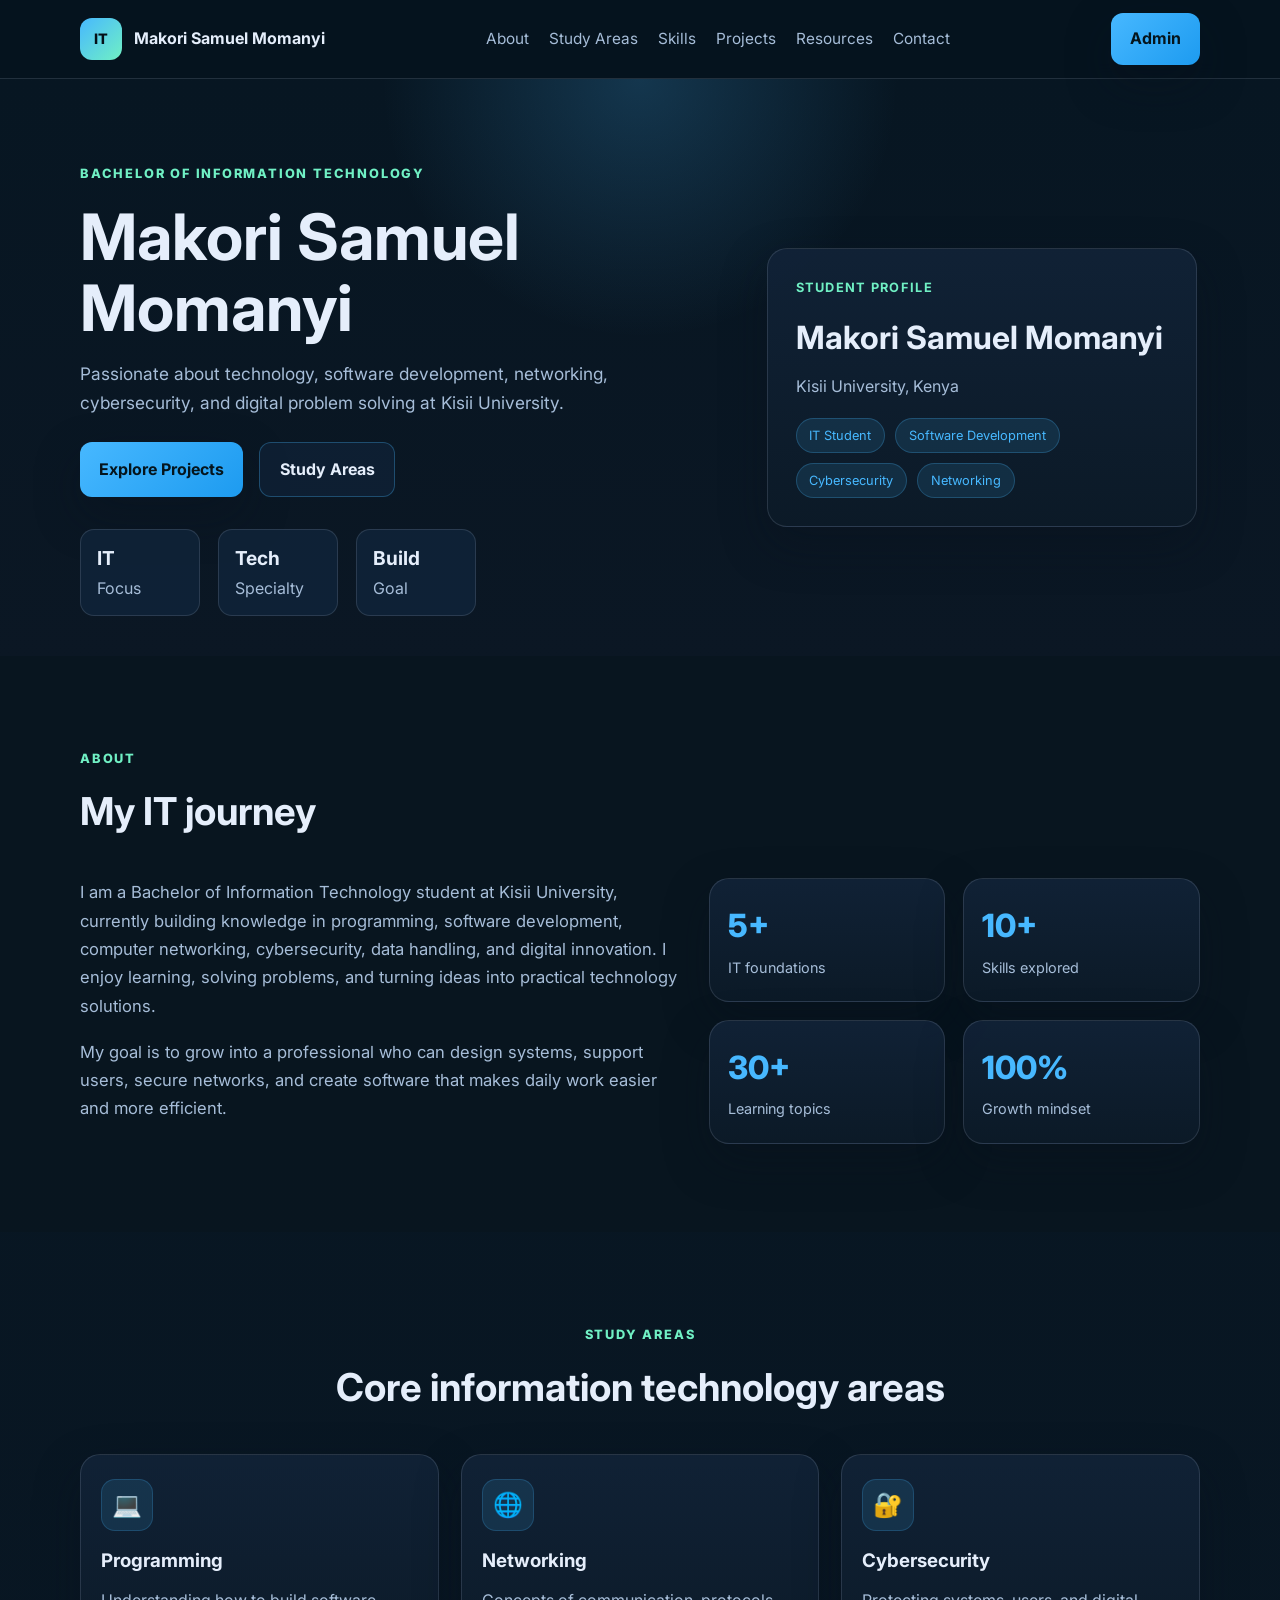
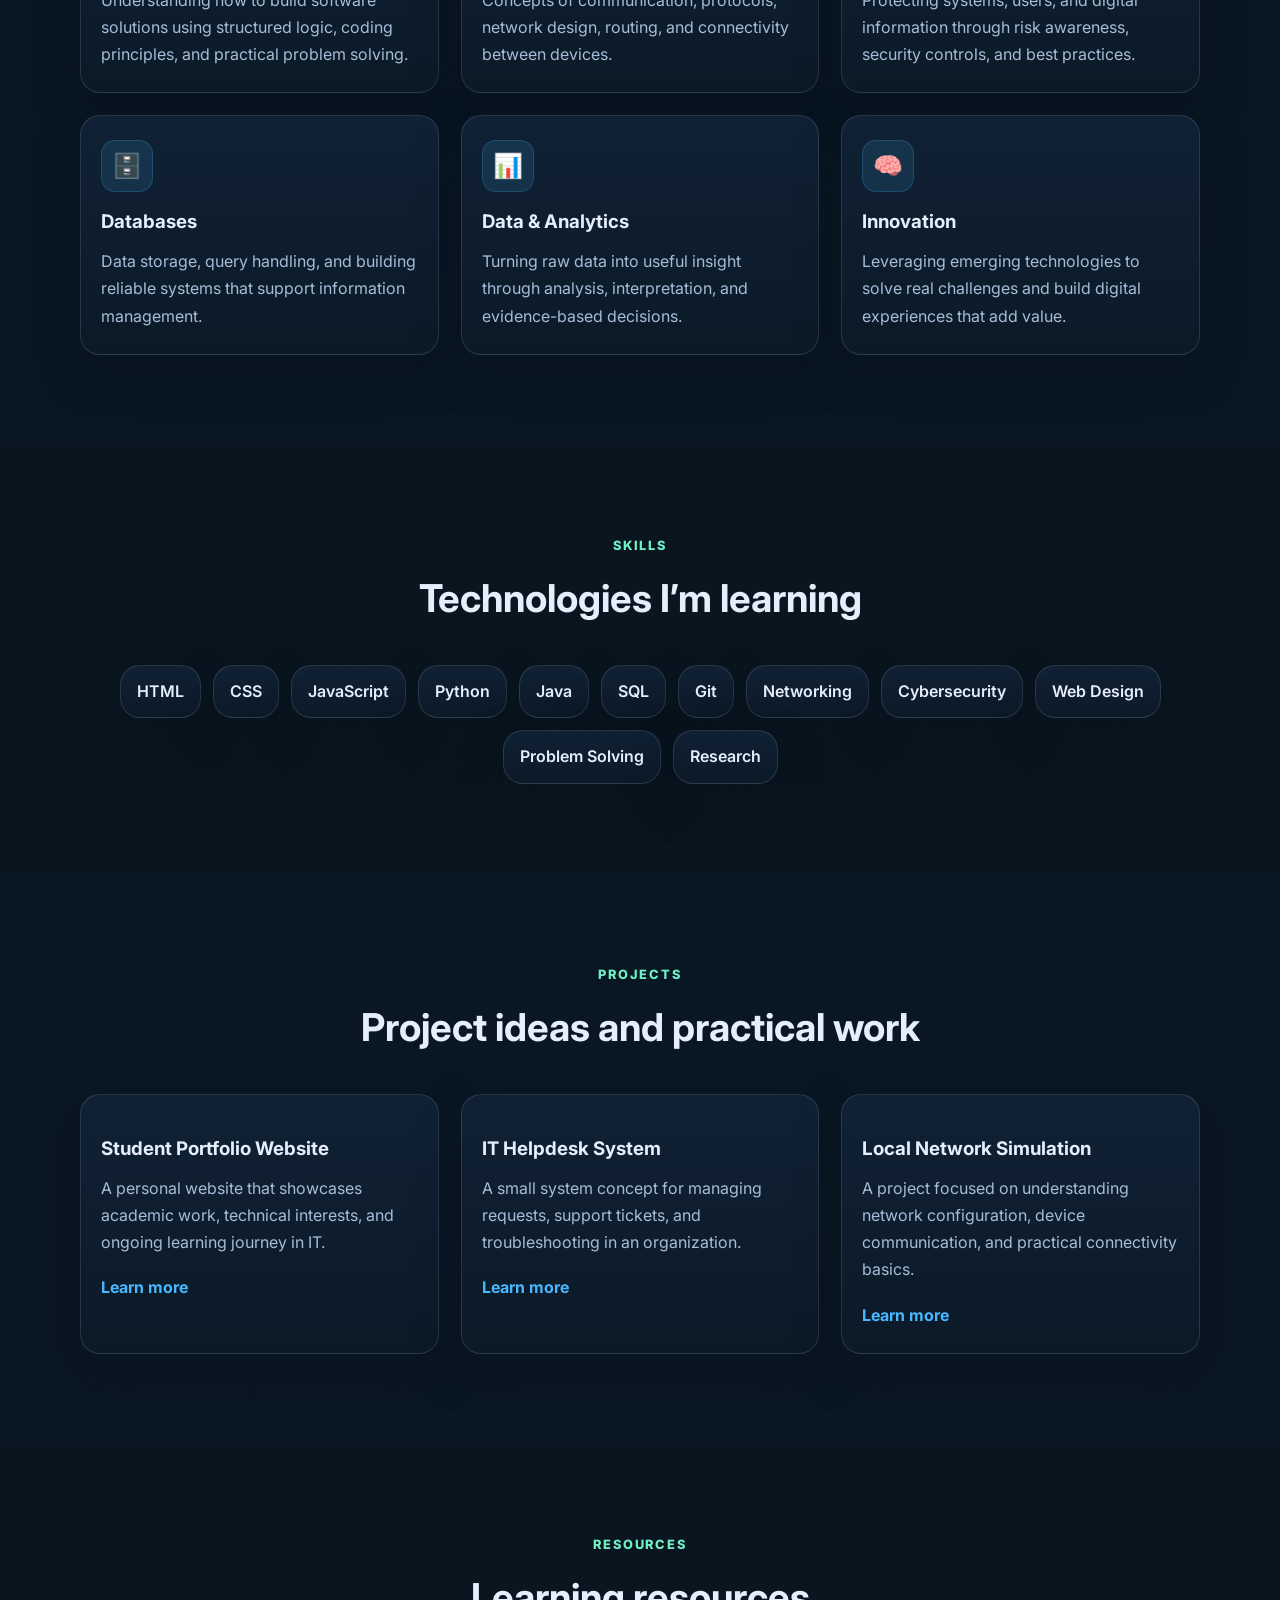
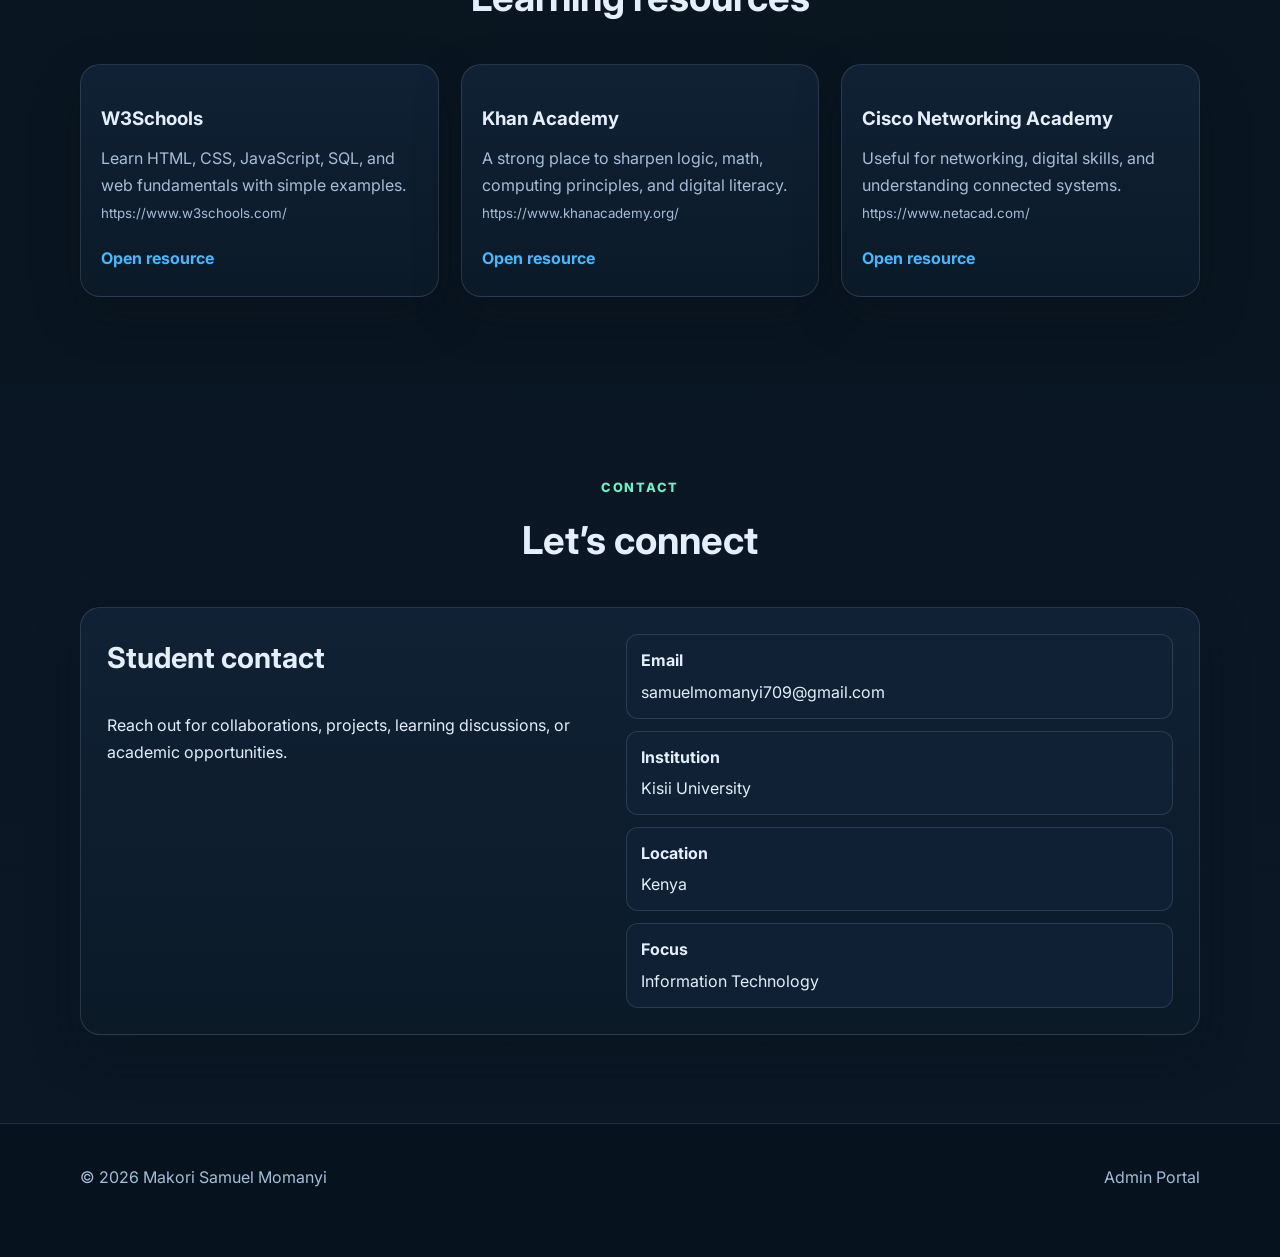
<file: index.html>
<!DOCTYPE html>
<html lang="en">
  <head>
    <meta charset="UTF-8" />
    <meta name="viewport" content="width=device-width, initial-scale=1.0" />
    <title>Makori Samuel Momanyi | IT Student Portal</title>
    <meta
      name="description"
      content="Information Technology student portal for Makori Samuel Momanyi, a Bachelor of Information Technology student at Kisii University, Kenya."
    />
    <link rel="preconnect" href="https://fonts.googleapis.com" />
    <link rel="preconnect" href="https://fonts.gstatic.com" crossorigin />
    <link
      href="https://fonts.googleapis.com/css2?family=Inter:wght@400;500;600;700;800&display=swap"
      rel="stylesheet"
    />
    <link rel="stylesheet" href="style.css" />
  </head>
  <body data-page="home">
    <header class="site-header">
      <div class="container nav-wrap">
        <div class="brand">
          <span class="brand-mark">IT</span>
          <span>Makori Samuel Momanyi</span>
        </div>
        <nav class="main-nav">
          <a href="#about">About</a>
          <a href="#study">Study Areas</a>
          <a href="#skills">Skills</a>
          <a href="#projects">Projects</a>
          <a href="#resources">Resources</a>
          <a href="#contact">Contact</a>
        </nav>
        <a class="nav-button" href="admin.html">Admin</a>
      </div>
    </header>

    <main>
      <section class="hero">
        <div class="container hero-grid">
          <div class="hero-copy">
            <span class="eyebrow">Bachelor of Information Technology</span>
            <h1 id="heroTitle">Makori Samuel Momanyi</h1>
            <p id="heroSubtitle">
              Passionate about technology, software development, networking,
              cybersecurity, and digital problem solving at Kisii University.
            </p>
            <div class="cta-row">
              <a href="#projects" class="button primary">Explore Projects</a>
              <a href="#study" class="button secondary">Study Areas</a>
            </div>
            <ul class="hero-mini-stats" id="heroStats"></ul>
          </div>

          <div class="hero-panel">
            <div class="card profile-card">
              <div class="profile-topline">Student profile</div>
              <h3 id="profileName">Makori Samuel Momanyi</h3>
              <p id="profileSchool">Kisii University, Kenya</p>
              <div class="profile-tags" id="profileTags"></div>
            </div>
          </div>
        </div>
      </section>

      <section id="about" class="section light-section">
        <div class="container section-head">
          <span class="section-kicker">About</span>
          <h2>My IT journey</h2>
        </div>
        <div class="container two-col">
          <div>
            <p id="aboutText">
              I am a Bachelor of Information Technology student at Kisii University,
              currently building knowledge in programming, software development,
              computer networking, cybersecurity, data handling, and digital
              innovation. I enjoy learning, solving problems, and turning ideas into
              practical technology solutions.
            </p>
            <p id="aboutTextTwo">
              My goal is to grow into a professional who can design systems, support
              users, secure networks, and create software that makes daily work easier
              and more efficient.
            </p>
          </div>
          <div class="stat-grid" id="impactStats"></div>
        </div>
      </section>

      <section id="study" class="section">
        <div class="container section-head center-align">
          <span class="section-kicker">Study Areas</span>
          <h2>Core information technology areas</h2>
        </div>
        <div class="container card-grid" id="studyCards"></div>
      </section>

      <section id="skills" class="section light-section">
        <div class="container section-head center-align">
          <span class="section-kicker">Skills</span>
          <h2>Technologies I’m learning</h2>
        </div>
        <div class="container skills-wrap" id="skillsList"></div>
      </section>

      <section id="projects" class="section">
        <div class="container section-head center-align">
          <span class="section-kicker">Projects</span>
          <h2>Project ideas and practical work</h2>
        </div>
        <div class="container project-grid" id="projectList"></div>
      </section>

      <section id="resources" class="section light-section">
        <div class="container section-head center-align">
          <span class="section-kicker">Resources</span>
          <h2>Learning resources</h2>
        </div>
        <div class="container resource-grid" id="resourceList"></div>
      </section>

      <section id="contact" class="section contact-section">
        <div class="container section-head center-align">
          <span class="section-kicker">Contact</span>
          <h2>Let’s connect</h2>
        </div>
        <div class="container contact-card">
          <div>
            <h3>Student contact</h3>
            <p id="contactSummary">
              Reach out for collaborations, projects, learning discussions, or academic opportunities.
            </p>
          </div>
          <div class="contact-items" id="contactItems"></div>
        </div>
      </section>
    </main>

    <footer class="site-footer">
      <div class="container footer-wrap">
        <p>© <span id="footerYear"></span> Makori Samuel Momanyi</p>
        <a href="admin.html">Admin Portal</a>
      </div>
    </footer>

    <script src="script.js"></script>
  </body>
</html>
</file>
<file: style.css>
:root {
  --bg: #06131f;
  --bg-soft: #0b1b2a;
  --panel: #11263d;
  --panel-alt: #102844;
  --card: #0f2237;
  --line: rgba(148, 163, 184, 0.2);
  --text: #e5eefb;
  --muted: #a6bdd8;
  --primary: #47b8ff;
  --primary-strong: #1d9bf0;
  --accent: #70f0c4;
  --warning: #ffc857;
  --shadow: 0 18px 45px rgba(10, 18, 28, 0.35);
}

* {
  box-sizing: border-box;
}

html {
  scroll-behavior: smooth;
}

body {
  margin: 0;
  font-family: "Inter", sans-serif;
  background: linear-gradient(180deg, #071622 0%, #0b1724 100%);
  color: var(--text);
  line-height: 1.7;
}

a {
  color: inherit;
  text-decoration: none;
}

img {
  max-width: 100%;
  display: block;
}

.container {
  width: min(1120px, calc(100% - 32px));
  margin: 0 auto;
}

.site-header {
  position: sticky;
  top: 0;
  backdrop-filter: blur(8px);
  background: rgba(6, 19, 31, 0.8);
  border-bottom: 1px solid var(--line);
  z-index: 20;
}

.nav-wrap {
  display: flex;
  align-items: center;
  justify-content: space-between;
  min-height: 78px;
  gap: 16px;
}

.brand {
  display: flex;
  align-items: center;
  gap: 12px;
  font-weight: 700;
}

.brand-mark {
  display: inline-flex;
  align-items: center;
  justify-content: center;
  width: 42px;
  height: 42px;
  border-radius: 12px;
  background: linear-gradient(135deg, var(--primary), var(--accent));
  color: #041018;
  font-size: 0.9rem;
  font-weight: 800;
}

.main-nav {
  display: flex;
  align-items: center;
  gap: 20px;
  color: var(--muted);
  font-size: 0.96rem;
}

.main-nav a {
  transition: 0.2s ease;
}

.main-nav a:hover {
  color: var(--text);
}

.nav-button,
.button {
  display: inline-flex;
  align-items: center;
  justify-content: center;
  padding: 0.8rem 1.2rem;
  border-radius: 12px;
  font-weight: 700;
  transition: 0.2s ease;
}

.nav-button,
.primary {
  background: linear-gradient(135deg, var(--primary), var(--primary-strong));
  color: #05151d;
  box-shadow: var(--shadow);
}

.secondary {
  border: 1px solid rgba(71, 184, 255, 0.3);
  background: rgba(17, 38, 61, 0.6);
  color: var(--text);
}

.button:hover,
.nav-button:hover {
  transform: translateY(-1px);
}

.hero {
  padding: 80px 0 40px;
  background:
    radial-gradient(circle at top, rgba(71, 184, 255, 0.2), transparent 30%),
    linear-gradient(180deg, rgba(7, 22, 34, 0.95), rgba(11, 23, 36, 0.98));
}

.hero-grid {
  display: grid;
  grid-template-columns: 1.2fr 0.8fr;
  align-items: center;
  gap: 28px;
}

.eyebrow,
.section-kicker {
  display: inline-block;
  color: var(--accent);
  font-size: 0.8rem;
  letter-spacing: 0.14em;
  text-transform: uppercase;
  font-weight: 800;
}

.hero-copy h1 {
  margin: 16px 0 16px;
  font-size: clamp(2.6rem, 5vw, 4.5rem);
  line-height: 1.1;
}

.hero-copy p {
  margin: 0;
  max-width: 620px;
  color: var(--muted);
  font-size: 1.08rem;
}

.cta-row {
  display: flex;
  flex-wrap: wrap;
  gap: 16px;
  margin-top: 24px;
}

.hero-mini-stats {
  list-style: none;
  display: flex;
  flex-wrap: wrap;
  gap: 18px;
  padding: 0;
  margin: 32px 0 0;
}

.hero-mini-stats li {
  background: rgba(17, 38, 61, 0.75);
  border: 1px solid var(--line);
  border-radius: 14px;
  padding: 0.8rem 1rem;
  min-width: 120px;
  color: var(--muted);
}

.hero-mini-stats strong {
  display: block;
  color: var(--text);
  font-size: 1.2rem;
}

.hero-panel {
  display: flex;
  justify-content: center;
}

.card,
.contact-card,
.skill-item,
.project-card,
.resource-card,
.stat-box {
  background: linear-gradient(180deg, rgba(17, 34, 55, 0.95), rgba(12, 26, 40, 0.95));
  border: 1px solid var(--line);
  border-radius: 20px;
  box-shadow: var(--shadow);
}

.profile-card {
  width: min(100%, 430px);
  padding: 28px;
}

.profile-topline {
  color: var(--accent);
  font-size: 0.8rem;
  letter-spacing: 0.1em;
  text-transform: uppercase;
  font-weight: 700;
}

.profile-card h3 {
  margin: 12px 0 8px;
  font-size: 2rem;
}

.profile-card p {
  margin: 0;
  color: var(--muted);
}

.profile-tags {
  display: flex;
  gap: 10px;
  flex-wrap: wrap;
  margin-top: 18px;
}

.profile-tags span {
  background: rgba(71, 184, 255, 0.12);
  color: var(--primary);
  border: 1px solid rgba(71, 184, 255, 0.24);
  border-radius: 999px;
  padding: 0.35rem 0.8rem;
  font-size: 0.8rem;
}

.section {
  padding: 88px 0;
}

.light-section {
  background: rgba(9, 21, 31, 0.7);
}

.section-head {
  margin-bottom: 34px;
}

.section-head h2 {
  margin: 8px 0 0;
  font-size: clamp(2rem, 3vw, 2.8rem);
}

.center-align {
  text-align: center;
}

.two-col {
  display: grid;
  grid-template-columns: 1.1fr 0.9fr;
  gap: 28px;
  align-items: start;
}

.two-col p {
  color: var(--muted);
  margin: 0 0 18px;
  font-size: 1.04rem;
}

.stat-grid {
  display: grid;
  grid-template-columns: repeat(2, minmax(0, 1fr));
  gap: 18px;
}

.stat-box {
  padding: 20px 18px;
}

.stat-box .value {
  display: block;
  font-size: 2rem;
  font-weight: 800;
  color: var(--primary);
}

.stat-box .label {
  color: var(--muted);
  font-size: 0.9rem;
}

.card-grid,
.project-grid,
.resource-grid {
  display: grid;
  grid-template-columns: repeat(3, minmax(0, 1fr));
  gap: 22px;
}

.study-card,
.project-card,
.resource-card {
  padding: 24px 20px;
}

.study-card h3,
.project-card h3,
.resource-card h3 {
  margin-top: 14px;
  margin-bottom: 10px;
}

.study-card p,
.project-card p,
.resource-card p,
.resource-card small {
  margin: 0;
  color: var(--muted);
}

.icon-badge {
  width: 52px;
  height: 52px;
  display: inline-flex;
  align-items: center;
  justify-content: center;
  border-radius: 14px;
  background: rgba(71, 184, 255, 0.12);
  border: 1px solid rgba(71, 184, 255, 0.2);
  color: var(--primary);
  font-size: 1.5rem;
}

.skills-wrap {
  display: flex;
  flex-wrap: wrap;
  gap: 12px;
  justify-content: center;
}

.skill-item {
  padding: 12px 16px;
  font-weight: 600;
  color: var(--text);
}

.project-card a,
.resource-card a {
  display: inline-block;
  margin-top: 18px;
  color: var(--primary);
  font-weight: 700;
}

.contact-card {
  display: grid;
  grid-template-columns: 1fr 1.1fr;
  gap: 22px;
  padding: 26px;
}

.contact-card h3 {
  margin-top: 0;
  font-size: 1.8rem;
}

.contact-summary {
  color: var(--muted);
}

.contact-items {
  display: grid;
  gap: 12px;
}

.contact-entry {
  padding: 12px 14px;
  border-radius: 12px;
  background: rgba(17, 34, 55, 0.8);
  border: 1px solid var(--line);
}

.contact-entry strong {
  display: block;
  margin-bottom: 4px;
}

.site-footer {
  border-top: 1px solid var(--line);
  padding: 24px 0 50px;
  background: rgba(6, 19, 31, 0.9);
}

.footer-wrap {
  display: flex;
  align-items: center;
  justify-content: space-between;
  gap: 16px;
  color: var(--muted);
}

@media (max-width: 900px) {
  .main-nav {
    display: none;
  }

  .hero-grid,
  .two-col,
  .card-grid,
  .project-grid,
  .resource-grid,
  .contact-card {
    grid-template-columns: 1fr;
  }

  .hero {
    padding-top: 56px;
  }
}

@media (max-width: 520px) {
  .nav-wrap {
    min-height: 68px;
  }

  .brand span:last-child {
    display: none;
  }

  .hero-copy h1 {
    font-size: 2.5rem;
  }

  .cta-row {
    flex-direction: column;
    align-items: stretch;
  }

  .button,
  .nav-button {
    width: 100%;
  }
}

.admin-page {
  min-height: 100vh;
  padding: 64px 0 100px;
}

.admin-shell {
  max-width: 920px;
  margin: 0 auto;
  background: rgba(17, 34, 55, 0.96);
  border: 1px solid var(--line);
  border-radius: 24px;
  box-shadow: var(--shadow);
  padding: 28px;
}

.admin-header {
  display: flex;
  justify-content: space-between;
  gap: 16px;
  align-items: center;
  margin-bottom: 18px;
}

.admin-login,
.editor-form {
  display: grid;
  gap: 18px;
}

.input-group {
  display: grid;
  gap: 8px;
}

.input-group label {
  font-weight: 600;
  color: var(--muted);
}

.input-group input,
.input-group textarea,
.input-group select {
  width: 100%;
  padding: 0.9rem 1rem;
  border: 1px solid rgba(148, 163, 184, 0.25);
  border-radius: 12px;
  background: rgba(8, 17, 25, 0.7);
  color: var(--text);
  font: inherit;
  resize: vertical;
}

.form-actions {
  display: flex;
  gap: 12px;
  flex-wrap: wrap;
}

.primary-button,
.secondary-button,
.ghost-button {
  border: none;
  border-radius: 12px;
  padding: 0.9rem 1.1rem;
  font: inherit;
  font-weight: 700;
  cursor: pointer;
}

.primary-button {
  background: linear-gradient(135deg, var(--primary), var(--primary-strong));
  color: #05151d;
}

.secondary-button {
  background: rgba(15, 34, 55, 0.9);
  border: 1px solid rgba(148, 163, 184, 0.25);
  color: var(--text);
}

.ghost-button {
  background: transparent;
  color: var(--muted);
  border: 1px solid rgba(148, 163, 184, 0.25);
}

.hidden {
  display: none !important;
}

.alert {
  padding: 0.8rem 1rem;
  border-radius: 12px;
  font-weight: 600;
}

.alert.success {
  background: rgba(112, 240, 196, 0.08);
  border: 1px solid rgba(112, 240, 196, 0.25);
  color: var(--accent);
}

.alert.error {
  background: rgba(255, 94, 94, 0.08);
  border: 1px solid rgba(255, 94, 94, 0.25);
  color: #ff8c8c;
}
</file>
